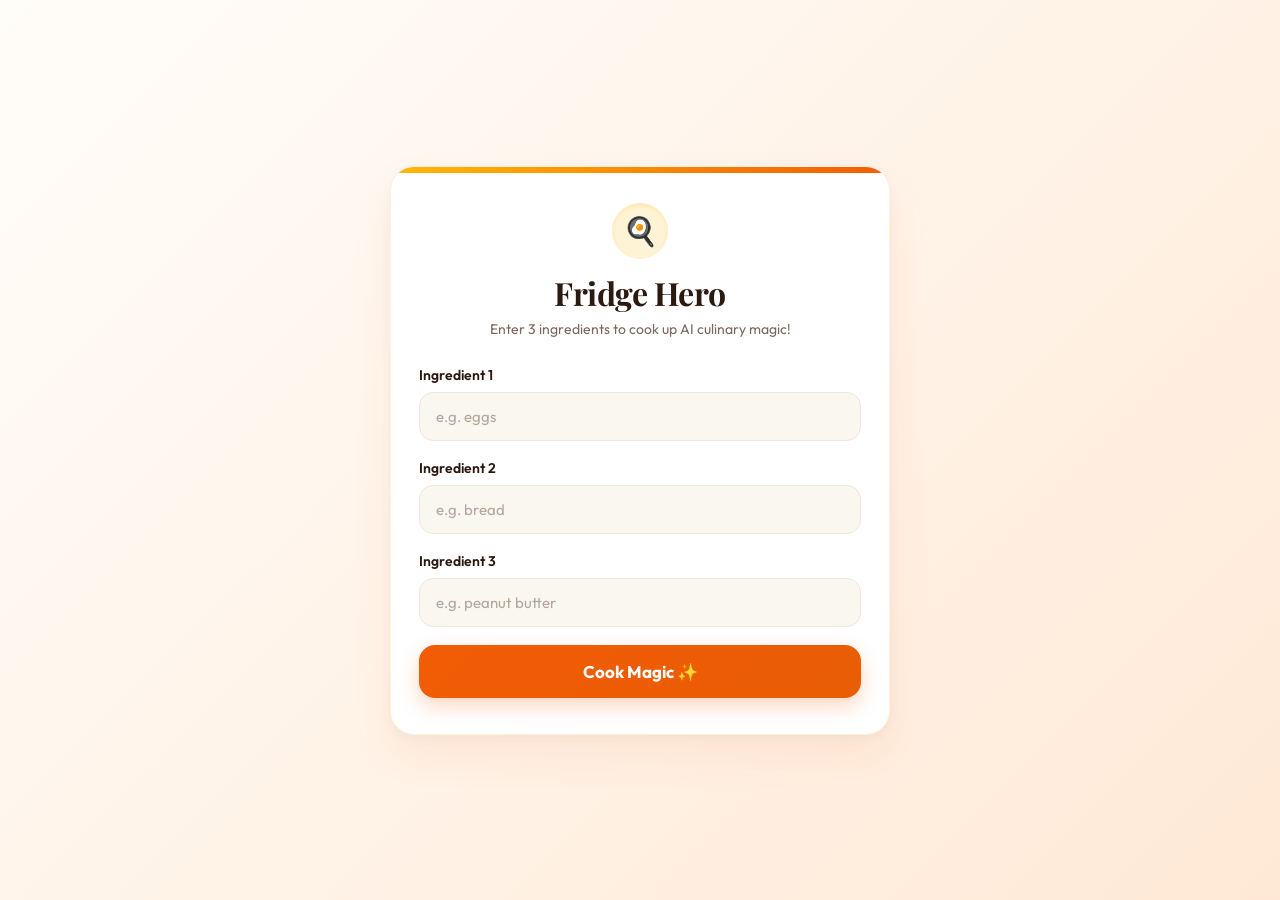
<file: index.html>
<!DOCTYPE html>
<html lang="en">
<head>
  <meta charset="UTF-8">
  <meta name="viewport" content="width=device-width, initial-scale=1.0">
  <title>Fridge Hero - AI Recipe Generator</title>
  <link rel="preconnect" href="https://fonts.googleapis.com">
  <link rel="preconnect" href="https://fonts.gstatic.com" crossorigin>
  <link href="https://fonts.googleapis.com/css2?family=Outfit:wght@400;500;600;700&family=Playfair+Display:wght@700&display=swap" rel="stylesheet">
  <style>
    :root {
      --primary: #F25C05;
      --primary-hover: #E85D04;
      --secondary: #FFB703;
      --secondary-soft: #FFF3D6;
      --bg-gradient: linear-gradient(135deg, #FFFDF9 0%, #FFF3E8 50%, #FFE9D6 100%);
      --card-bg: #FFFFFF;
      --text-main: #2C1A11;
      --text-muted: #7A685D;
      --input-bg: #FAF6F0;
      --border-color: #EFE6DC;
      --shadow: 0 20px 40px rgba(226, 94, 26, 0.08), 0 4px 12px rgba(0, 0, 0, 0.03);
      --radius: 24px;
    }

    * {
      box-sizing: border-box;
      margin: 0;
      padding: 0;
      font-family: 'Outfit', -apple-system, BlinkMacSystemFont, sans-serif;
    }

    body {
      background: var(--bg-gradient);
      min-height: 100vh;
      display: flex;
      justify-content: center;
      align-items: center;
      padding: 24px 16px;
      color: var(--text-main);
    }

    .app-card {
      background: var(--card-bg);
      max-width: 500px;
      width: 100%;
      border-radius: var(--radius);
      box-shadow: var(--shadow);
      padding: 36px 28px;
      border: 1px solid rgba(255, 235, 215, 0.8);
      position: relative;
      overflow: hidden;
    }

    .app-card::before {
      content: '';
      position: absolute;
      top: 0;
      left: 0;
      right: 0;
      height: 6px;
      background: linear-gradient(90deg, var(--secondary), var(--primary));
    }

    .header {
      text-align: center;
      margin-bottom: 28px;
    }

    .header-badge {
      display: inline-flex;
      align-items: center;
      justify-content: center;
      width: 56px;
      height: 56px;
      background: var(--secondary-soft);
      border-radius: 50%;
      font-size: 28px;
      margin-bottom: 12px;
      box-shadow: inset 0 2px 4px rgba(255, 183, 3, 0.2);
    }

    .header h1 {
      font-family: 'Playfair Display', Georgia, serif;
      font-size: 32px;
      font-weight: 700;
      color: var(--text-main);
      letter-spacing: -0.5px;
    }

    .header p {
      font-size: 14px;
      color: var(--text-muted);
      margin-top: 6px;
    }

    .form-group {
      margin-bottom: 18px;
    }

    .form-group label {
      display: block;
      font-size: 14px;
      font-weight: 600;
      color: var(--text-main);
      margin-bottom: 8px;
    }

    .form-group input {
      width: 100%;
      padding: 14px 16px;
      font-size: 15px;
      background: var(--input-bg);
      border: 1.5px solid var(--border-color);
      border-radius: 14px;
      color: var(--text-main);
      outline: none;
      transition: all 0.2s ease;
    }

    .form-group input:focus {
      border-color: var(--primary);
      background: #FFFFFF;
      box-shadow: 0 0 0 4px rgba(242, 92, 5, 0.12);
    }

    .form-group input::placeholder {
      color: #B5A69C;
    }

    .btn-cook {
      width: 100%;
      padding: 16px;
      font-size: 17px;
      font-weight: 700;
      color: #FFFFFF;
      background: linear-gradient(135deg, var(--primary) 0%, var(--primary-hover) 100%);
      border: none;
      border-radius: 16px;
      cursor: pointer;
      box-shadow: 0 8px 20px rgba(242, 92, 5, 0.25);
      transition: all 0.2s ease;
      display: flex;
      justify-content: center;
      align-items: center;
      gap: 10px;
      margin-top: 10px;
    }

    .btn-cook:hover:not(:disabled) {
      transform: translateY(-2px);
      box-shadow: 0 12px 24px rgba(242, 92, 5, 0.35);
    }

    .btn-cook:active:not(:disabled) {
      transform: translateY(0);
    }

    .btn-cook:disabled {
      opacity: 0.75;
      cursor: not-allowed;
      transform: none;
    }

    .spinner {
      width: 20px;
      height: 20px;
      border: 3px solid rgba(255, 255, 255, 0.3);
      border-radius: 50%;
      border-top-color: #FFFFFF;
      animation: spin 0.8s linear infinite;
    }

    @keyframes spin {
      to { transform: rotate(360deg); }
    }

    /* Error Banner */
    .error-card {
      display: none;
      margin-top: 24px;
      padding: 16px;
      background: #FFF0F0;
      border: 1px solid #FFCACA;
      border-radius: 14px;
      color: #D32F2F;
      font-size: 14px;
      line-height: 1.5;
      text-align: center;
      animation: fadeIn 0.3s ease;
    }

    /* Recipe Output Card */
    .recipe-card {
      display: none;
      margin-top: 28px;
      padding: 24px;
      background: #FFFDF9;
      border: 1.5px solid #FFE4CC;
      border-radius: 18px;
      animation: fadeInUp 0.4s cubic-bezier(0.16, 1, 0.3, 1);
    }

    .recipe-card-header {
      border-bottom: 2px dashed #FFE0C2;
      padding-bottom: 16px;
      margin-bottom: 20px;
      text-align: center;
    }

    .recipe-badge {
      display: inline-block;
      font-size: 11px;
      font-weight: 700;
      text-transform: uppercase;
      letter-spacing: 1px;
      color: var(--primary);
      background: var(--secondary-soft);
      padding: 4px 12px;
      border-radius: 20px;
      margin-bottom: 8px;
    }

    .dish-title {
      font-family: 'Playfair Display', Georgia, serif;
      font-size: 24px;
      font-weight: 700;
      color: var(--text-main);
      line-height: 1.3;
    }

    .steps-list {
      display: flex;
      flex-direction: column;
      gap: 16px;
    }

    .step-item {
      display: flex;
      align-items: flex-start;
      gap: 14px;
      background: #FFFFFF;
      padding: 14px 16px;
      border-radius: 14px;
      border: 1px solid #F7EFE8;
      box-shadow: 0 2px 6px rgba(0, 0, 0, 0.02);
    }

    .step-number {
      flex-shrink: 0;
      width: 28px;
      height: 28px;
      background: var(--primary);
      color: #FFFFFF;
      font-weight: 700;
      font-size: 14px;
      border-radius: 50%;
      display: flex;
      align-items: center;
      justify-content: center;
    }

    .step-text {
      font-size: 14.5px;
      color: var(--text-main);
      line-height: 1.5;
      padding-top: 2px;
    }

    @keyframes fadeIn {
      from { opacity: 0; }
      to { opacity: 1; }
    }

    @keyframes fadeInUp {
      from {
        opacity: 0;
        transform: translateY(16px);
      }
      to {
        opacity: 1;
        transform: translateY(0);
      }
    }

    @media (max-width: 480px) {
      .app-card {
        padding: 28px 20px;
      }
      .header h1 {
        font-size: 28px;
      }
      .dish-title {
        font-size: 21px;
      }
    }
  </style>
</head>
<body>

  <main class="app-card">
    <header class="header">
      <div class="header-badge">🍳</div>
      <h1>Fridge Hero</h1>
      <p>Enter 3 ingredients to cook up AI culinary magic!</p>
    </header>

    <form id="recipe-form">
      <div class="form-group">
        <label for="ing1">Ingredient 1</label>
        <input type="text" id="ing1" placeholder="e.g. eggs" required autocomplete="off">
      </div>

      <div class="form-group">
        <label for="ing2">Ingredient 2</label>
        <input type="text" id="ing2" placeholder="e.g. bread" required autocomplete="off">
      </div>

      <div class="form-group">
        <label for="ing3">Ingredient 3</label>
        <input type="text" id="ing3" placeholder="e.g. peanut butter" required autocomplete="off">
      </div>

      <button type="submit" id="cook-btn" class="btn-cook">
        <span id="btn-text">Cook Magic ✨</span>
        <span id="btn-spinner" class="spinner" style="display: none;"></span>
      </button>
    </form>

    <div id="error-card" class="error-card"></div>

    <section id="recipe-card" class="recipe-card">
      <div class="recipe-card-header">
        <span class="recipe-badge">Chef's Suggestion</span>
        <h2 id="dish-name" class="dish-title"></h2>
      </div>
      <div class="steps-list">
        <div class="step-item">
          <div class="step-number">1</div>
          <div id="step-1" class="step-text"></div>
        </div>
        <div class="step-item">
          <div class="step-number">2</div>
          <div id="step-2" class="step-text"></div>
        </div>
        <div class="step-item">
          <div class="step-number">3</div>
          <div id="step-3" class="step-text"></div>
        </div>
      </div>
    </section>
  </main>

  <script>
    // Store API key here
    const GEMINI_API_KEY = 'YOUR_GEMINI_API_KEY';

    const recipeForm = document.getElementById('recipe-form');
    const cookBtn = document.getElementById('cook-btn');
    const btnText = document.getElementById('btn-text');
    const btnSpinner = document.getElementById('btn-spinner');
    const errorCard = document.getElementById('error-card');
    const recipeCard = document.getElementById('recipe-card');
    const dishNameEl = document.getElementById('dish-name');
    const step1El = document.getElementById('step-1');
    const step2El = document.getElementById('step-2');
    const step3El = document.getElementById('step-3');

    recipeForm.addEventListener('submit', async (e) => {
      e.preventDefault();

      const ing1 = document.getElementById('ing1').value.trim();
      const ing2 = document.getElementById('ing2').value.trim();
      const ing3 = document.getElementById('ing3').value.trim();

      if (!ing1 || !ing2 || !ing3) {
        showError('Please fill in all 3 ingredients.');
        return;
      }

      if (!GEMINI_API_KEY) {
        showError('🔑 API Key Missing: Please set your Gemini API key in the source code in <code>const GEMINI_API_KEY = \'...\'</code>.');
        return;
      }

      hideError();
      recipeCard.style.display = 'none';
      setLoading(true);

      const prompt = `I have these 3 ingredients: ${ing1}, ${ing2}, ${ing3}. Suggest one creative fancy dish name and give me exactly 3 simple cooking steps. Format: Dish Name: ... Step 1: ... Step 2: ... Step 3: ...`;

      const candidateModels = ['gemini-2.0-flash', 'gemini-2.5-flash', 'gemini-1.5-flash-latest', 'gemini-flash', 'gemini-1.5-pro'];
      let candidateText = null;
      let lastErrorMsg = '';

      for (const model of candidateModels) {
        try {
          const response = await fetch(`https://generativelanguage.googleapis.com/v1beta/models/${model}:generateContent?key=${GEMINI_API_KEY}`, {
            method: 'POST',
            headers: {
              'Content-Type': 'application/json'
            },
            body: JSON.stringify({
              contents: [
                {
                  parts: [
                    { text: prompt }
                  ]
                }
              ]
            })
          });

          if (response.ok) {
            const data = await response.json();
            candidateText = data.candidates?.[0]?.content?.parts?.[0]?.text;
            if (candidateText) break; // Success! Break out of loop
          } else {
            const errData = await response.json().catch(() => ({}));
            lastErrorMsg = errData.error?.message || `Status ${response.status}`;
            // If it's a 404/model not found, loop will try next model
          }
        } catch (err) {
          lastErrorMsg = err.message;
        }
      }

      try {
        if (!candidateText) {
          throw new Error(lastErrorMsg || 'Unable to connect to Gemini API models.');
        }

        parseAndDisplayRecipe(candidateText);

      } catch (err) {
        console.error('Gemini API Error:', err);
        showError(`Oops! ${err.message || 'Something went wrong while cooking up your recipe. Please check your network or API key.'}`);
      } finally {
        setLoading(false);
      }
    });

    function setLoading(isLoading) {
      if (isLoading) {
        cookBtn.disabled = true;
        btnText.textContent = 'Cooking...';
        btnSpinner.style.display = 'inline-block';
      } else {
        cookBtn.disabled = false;
        btnText.textContent = 'Cook Magic ✨';
        btnSpinner.style.display = 'none';
      }
    }

    function showError(msg) {
      errorCard.innerHTML = msg;
      errorCard.style.display = 'block';
    }

    function hideError() {
      errorCard.style.display = 'none';
      errorCard.innerHTML = '';
    }

    function parseAndDisplayRecipe(text) {
      // Clean markdown formatting if present
      const cleanText = text.replace(/\*\*/g, '');

      let dishName = 'Fancy Culinary Creation';
      let step1 = 'Prepare ingredients with care.';
      let step2 = 'Combine and cook over medium heat.';
      let step3 = 'Serve fresh and enjoy!';

      // Extract Dish Name
      const dishMatch = cleanText.match(/Dish Name:\s*([^\n]+)/i);
      if (dishMatch && dishMatch[1]) {
        dishName = dishMatch[1].trim();
      }

      // Extract Steps
      const step1Match = cleanText.match(/Step 1:\s*([\s\S]*?)(?=Step 2:|$)/i);
      const step2Match = cleanText.match(/Step 2:\s*([\s\S]*?)(?=Step 3:|$)/i);
      const step3Match = cleanText.match(/Step 3:\s*([\s\S]*?)$/i);

      if (step1Match && step1Match[1]) step1 = step1Match[1].trim();
      if (step2Match && step2Match[1]) step2 = step2Match[1].trim();
      if (step3Match && step3Match[1]) step3 = step3Match[1].trim();

      dishNameEl.textContent = dishName;
      step1El.textContent = step1;
      step2El.textContent = step2;
      step3El.textContent = step3;

      recipeCard.style.display = 'block';
      recipeCard.scrollIntoView({ behavior: 'smooth', block: 'nearest' });
    }
  </script>
</body>
</html>
</file>
